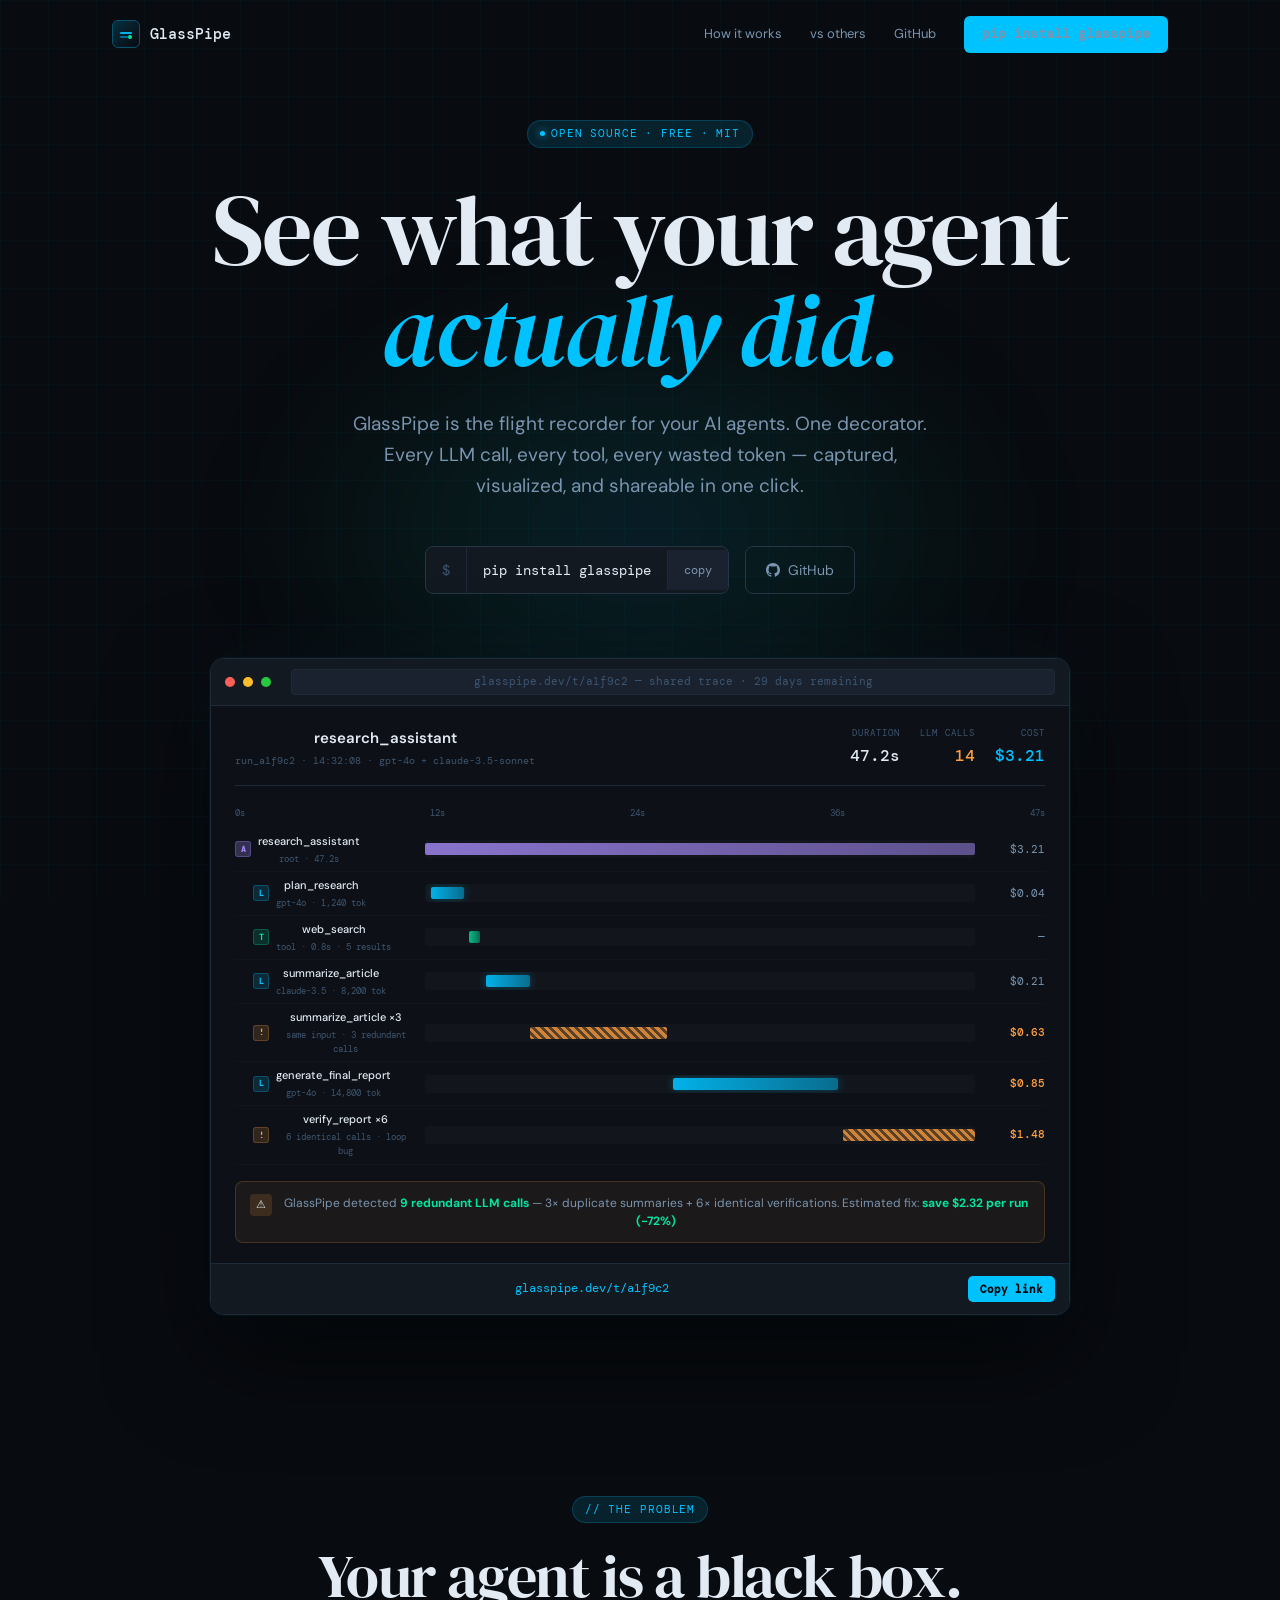
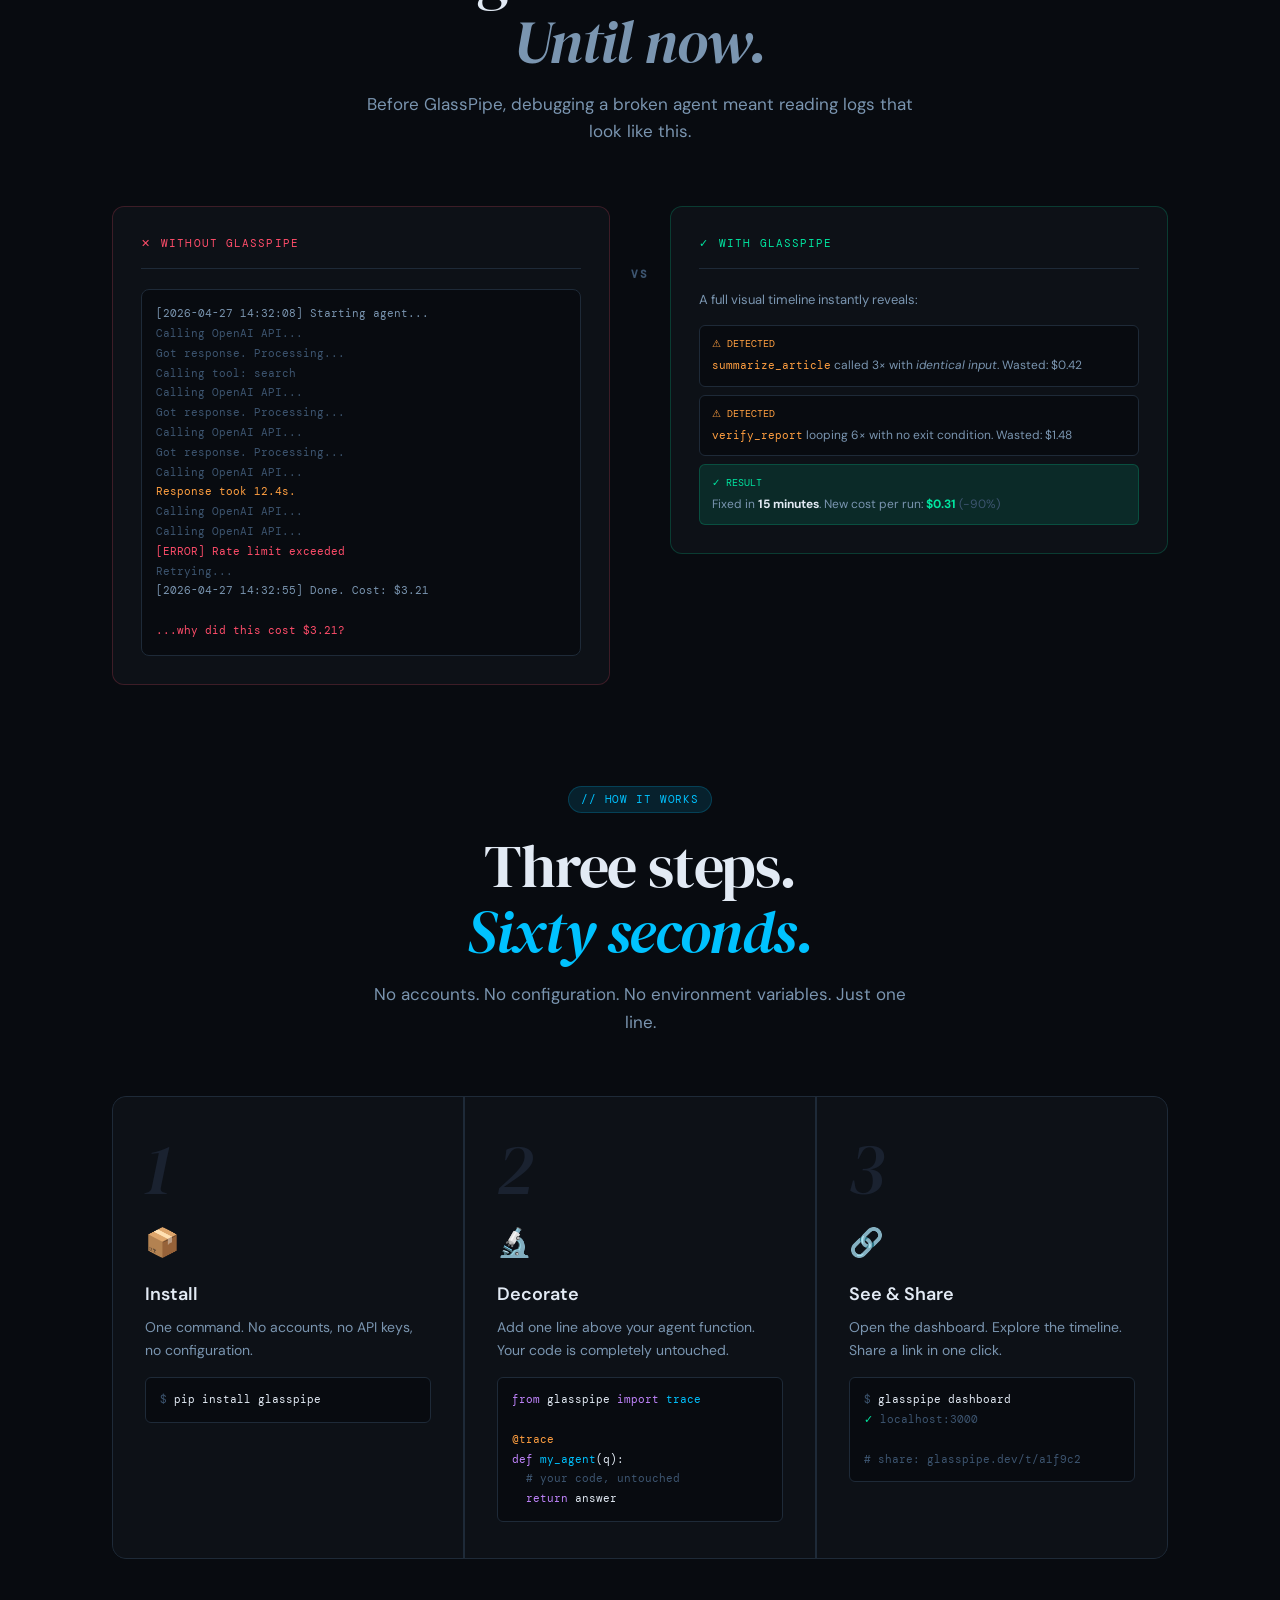
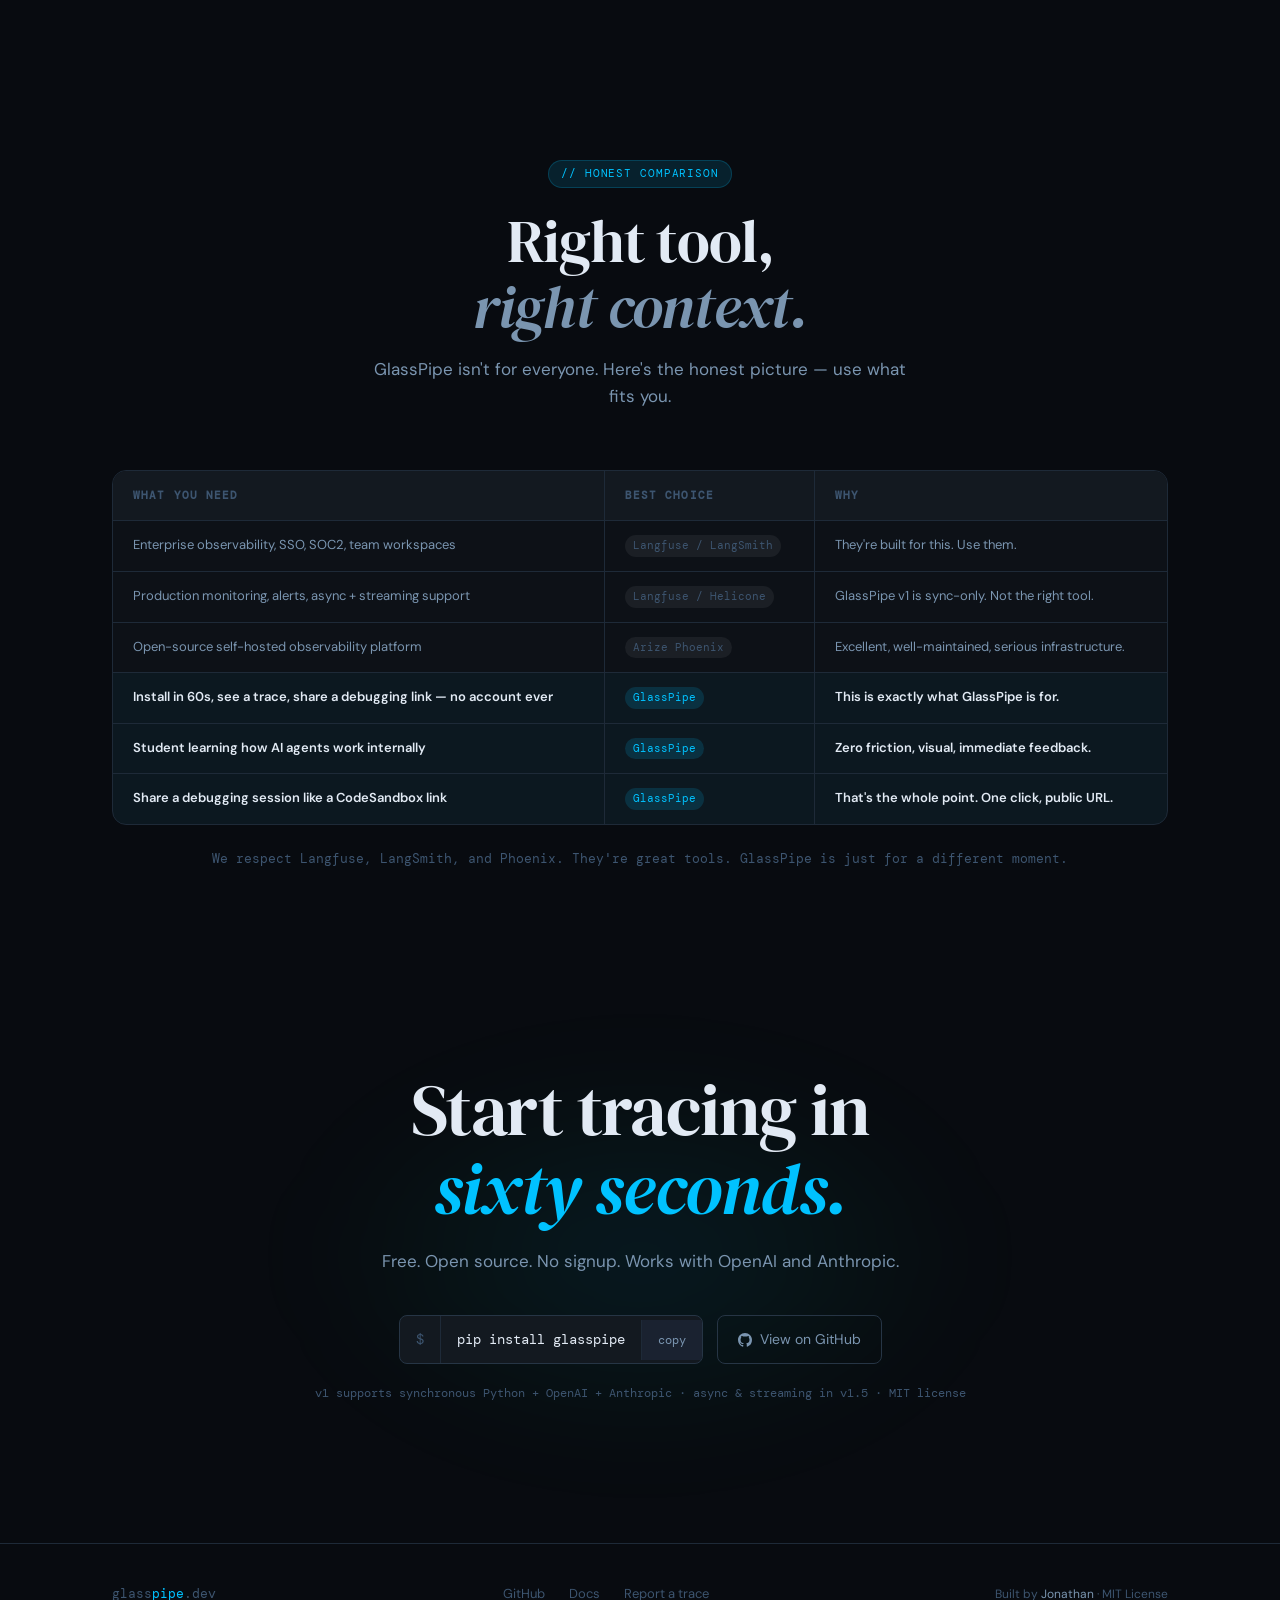
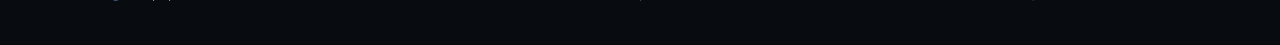
<file: packages/web/landing-mockup.html>
<!DOCTYPE html>
<html lang="en">
<head>
<meta charset="UTF-8" />
<meta name="viewport" content="width=device-width, initial-scale=1.0" />
<title>GlassPipe — The flight recorder for your AI agents</title>
<link rel="preconnect" href="https://fonts.googleapis.com">
<link rel="preconnect" href="https://fonts.gstatic.com" crossorigin>
<link href="https://fonts.googleapis.com/css2?family=DM+Serif+Display:ital@0;1&family=DM+Mono:wght@400;500&family=DM+Sans:wght@300;400;500;600&display=swap" rel="stylesheet">
<style>
:root {
  --bg: #080b10;
  --bg-2: #0d1117;
  --bg-3: #131920;
  --bg-4: #1a2230;
  --border: #1e2a38;
  --border-2: #263545;
  --text: #e2eaf4;
  --text-2: #7a95b0;
  --text-3: #3d5570;
  --accent: #00c2ff;
  --accent-dim: rgba(0, 194, 255, 0.12);
  --accent-glow: rgba(0, 194, 255, 0.25);
  --green: #00e5a0;
  --green-dim: rgba(0, 229, 160, 0.12);
  --orange: #ff9f40;
  --orange-dim: rgba(255, 159, 64, 0.15);
  --red: #ff4d6a;
  --purple: #a78bfa;
  --glass: rgba(13, 17, 23, 0.7);
}

*, *::before, *::after { box-sizing: border-box; margin: 0; padding: 0; }

html { scroll-behavior: smooth; }

body {
  background: var(--bg);
  color: var(--text);
  font-family: 'DM Sans', sans-serif;
  font-weight: 400;
  line-height: 1.6;
  -webkit-font-smoothing: antialiased;
  overflow-x: hidden;
}

/* ---- GLOBAL GRID TEXTURE ---- */
body::before {
  content: '';
  position: fixed;
  inset: 0;
  background-image:
    linear-gradient(rgba(0,194,255,0.03) 1px, transparent 1px),
    linear-gradient(90deg, rgba(0,194,255,0.03) 1px, transparent 1px);
  background-size: 48px 48px;
  pointer-events: none;
  z-index: 0;
}

/* ---- UTILITY ---- */
.mono { font-family: 'DM Mono', monospace; }
.serif { font-family: 'DM Serif Display', serif; }
.container { max-width: 1120px; margin: 0 auto; padding: 0 32px; position: relative; z-index: 1; }
.tag {
  display: inline-flex; align-items: center; gap: 6px;
  padding: 4px 12px;
  background: var(--accent-dim);
  border: 1px solid rgba(0,194,255,0.2);
  border-radius: 100px;
  font-family: 'DM Mono', monospace;
  font-size: 11px;
  color: var(--accent);
  letter-spacing: 0.08em;
  text-transform: uppercase;
}
.tag .dot { width: 5px; height: 5px; border-radius: 50%; background: var(--accent); box-shadow: 0 0 8px var(--accent); animation: blink 2s ease-in-out infinite; }
@keyframes blink { 0%,100%{opacity:1} 50%{opacity:0.4} }


/* ================================================================
   NAV
================================================================ */
nav {
  position: fixed; top: 0; left: 0; right: 0;
  z-index: 100;
  padding: 16px 0;
  border-bottom: 1px solid transparent;
  transition: all 0.3s ease;
  background: rgba(8,11,16,0.0);
}
nav.scrolled {
  background: rgba(8,11,16,0.92);
  backdrop-filter: blur(20px);
  border-bottom-color: var(--border);
}
.nav-inner {
  max-width: 1120px; margin: 0 auto; padding: 0 32px;
  display: flex; align-items: center; justify-content: space-between;
}
.nav-logo {
  display: flex; align-items: center; gap: 10px;
  font-family: 'DM Mono', monospace;
  font-weight: 500;
  font-size: 15px;
  color: var(--text);
  text-decoration: none;
}
.nav-logo-icon {
  width: 28px; height: 28px;
  border: 1px solid rgba(0,194,255,0.4);
  border-radius: 6px;
  display: grid; place-items: center;
  position: relative;
  overflow: hidden;
}
.nav-logo-icon::before {
  content: '';
  position: absolute; inset: 0;
  background: linear-gradient(135deg, rgba(0,194,255,0.2), transparent);
}
.nav-logo-icon svg { position: relative; z-index: 1; }
.nav-links { display: flex; align-items: center; gap: 28px; }
.nav-links a {
  font-size: 13px; color: var(--text-2); text-decoration: none;
  transition: color 0.2s;
}
.nav-links a:hover { color: var(--text); }
.nav-cta {
  padding: 8px 18px;
  background: var(--accent);
  color: #000;
  border-radius: 6px;
  font-size: 13px;
  font-weight: 600;
  text-decoration: none;
  transition: all 0.2s;
  font-family: 'DM Mono', monospace;
}
.nav-cta:hover { background: #33cfff; transform: translateY(-1px); }


/* ================================================================
   HERO
================================================================ */
.hero {
  min-height: 100vh;
  display: flex; flex-direction: column;
  align-items: center; justify-content: center;
  text-align: center;
  padding: 120px 32px 80px;
  position: relative;
  z-index: 1;
}

.hero-glow {
  position: absolute;
  top: 20%;
  left: 50%;
  transform: translateX(-50%);
  width: 800px; height: 500px;
  background: radial-gradient(ellipse at center,
    rgba(0,194,255,0.12) 0%,
    rgba(0,229,160,0.06) 40%,
    transparent 70%);
  filter: blur(60px);
  pointer-events: none;
}

.hero .tag { margin-bottom: 32px; }

.hero h1 {
  font-family: 'DM Serif Display', serif;
  font-size: clamp(52px, 8vw, 100px);
  font-weight: 400;
  line-height: 1.0;
  letter-spacing: -0.02em;
  margin-bottom: 28px;
  max-width: 900px;
}

.hero h1 .line-2 {
  display: block;
  font-style: italic;
  color: var(--accent);
}

.hero .sub {
  font-size: clamp(16px, 2vw, 19px);
  color: var(--text-2);
  max-width: 580px;
  line-height: 1.65;
  margin-bottom: 44px;
}

.hero-actions {
  display: flex; align-items: center; gap: 16px;
  flex-wrap: wrap; justify-content: center;
  margin-bottom: 64px;
}

.install-block {
  display: flex; align-items: center; gap: 0;
  background: var(--bg-3);
  border: 1px solid var(--border-2);
  border-radius: 8px;
  overflow: hidden;
}
.install-block .prompt {
  padding: 12px 16px;
  font-family: 'DM Mono', monospace;
  font-size: 14px;
  color: var(--text-3);
  border-right: 1px solid var(--border);
  user-select: none;
}
.install-block .cmd {
  padding: 12px 16px;
  font-family: 'DM Mono', monospace;
  font-size: 14px;
  color: var(--text);
}
.install-block .copy-btn {
  padding: 12px 16px;
  background: var(--bg-4);
  border: none; border-left: 1px solid var(--border);
  color: var(--text-2);
  font-family: 'DM Mono', monospace;
  font-size: 12px;
  cursor: pointer;
  transition: all 0.2s;
}
.install-block .copy-btn:hover { background: var(--accent-dim); color: var(--accent); }

.btn-ghost {
  padding: 12px 20px;
  background: transparent;
  border: 1px solid var(--border-2);
  border-radius: 8px;
  color: var(--text-2);
  font-size: 14px;
  cursor: pointer;
  text-decoration: none;
  transition: all 0.2s;
  display: flex; align-items: center; gap: 8px;
}
.btn-ghost:hover { border-color: var(--accent); color: var(--accent); }

/* ---- LIVE TRACE PREVIEW ---- */
.trace-preview {
  width: 100%;
  max-width: 860px;
  background: var(--bg-2);
  border: 1px solid var(--border);
  border-radius: 14px;
  overflow: hidden;
  box-shadow:
    0 0 0 1px rgba(0,194,255,0.05),
    0 40px 100px rgba(0,0,0,0.6),
    0 0 80px rgba(0,194,255,0.05);
  position: relative;
}

.trace-bar {
  background: var(--bg-3);
  padding: 10px 14px;
  border-bottom: 1px solid var(--border);
  display: flex; align-items: center; gap: 8px;
}
.tbar-dot { width: 10px; height: 10px; border-radius: 50%; }
.tbar-dot:nth-child(1) { background: #ff5f57; }
.tbar-dot:nth-child(2) { background: #ffbd2e; }
.tbar-dot:nth-child(3) { background: #28c941; }
.tbar-url {
  margin-left: 12px;
  background: var(--bg-4);
  border: 1px solid var(--border);
  border-radius: 4px;
  padding: 3px 12px;
  font-family: 'DM Mono', monospace;
  font-size: 11px;
  color: var(--text-3);
  flex: 1;
  text-align: center;
}

.trace-body { padding: 20px 24px; }

.trace-head {
  display: flex; justify-content: space-between; align-items: flex-start;
  margin-bottom: 20px;
  padding-bottom: 16px;
  border-bottom: 1px solid var(--border);
}
.trace-name { font-size: 15px; font-weight: 600; margin-bottom: 3px; }
.trace-id { font-family: 'DM Mono', monospace; font-size: 10px; color: var(--text-3); }
.trace-stats { display: flex; gap: 20px; }
.stat { text-align: right; }
.stat-label { font-family: 'DM Mono', monospace; font-size: 9px; text-transform: uppercase; letter-spacing: 0.12em; color: var(--text-3); margin-bottom: 3px; }
.stat-val { font-family: 'DM Mono', monospace; font-size: 16px; font-weight: 500; }
.stat-val.hot { color: var(--orange); }
.stat-val.accent { color: var(--accent); }

/* waterfall */
.waterfall { margin-bottom: 16px; }
.wf-axis { display: flex; justify-content: space-between; margin-bottom: 8px; }
.wf-tick { font-family: 'DM Mono', monospace; font-size: 9px; color: var(--text-3); }

.wf-row {
  display: grid;
  grid-template-columns: 180px 1fr 60px;
  gap: 10px;
  align-items: center;
  padding: 5px 0;
  border-bottom: 1px solid rgba(255,255,255,0.02);
  opacity: 0;
  transform: translateX(-8px);
  transition: opacity 0.4s ease, transform 0.4s ease;
}
.wf-row.visible { opacity: 1; transform: translateX(0); }

.wf-label {
  display: flex; align-items: center; gap: 7px;
  padding-left: var(--depth, 0px);
}
.wf-kind {
  width: 16px; height: 16px;
  border-radius: 3px;
  display: grid; place-items: center;
  font-family: 'DM Mono', monospace;
  font-size: 8px;
  font-weight: 700;
  flex-shrink: 0;
}
.wf-kind.agent { background: rgba(167,139,250,0.25); color: var(--purple); border: 1px solid rgba(167,139,250,0.3); }
.wf-kind.llm { background: rgba(0,194,255,0.15); color: var(--accent); border: 1px solid rgba(0,194,255,0.25); }
.wf-kind.tool { background: rgba(0,229,160,0.15); color: var(--green); border: 1px solid rgba(0,229,160,0.25); }
.wf-kind.warn { background: rgba(255,159,64,0.15); color: var(--orange); border: 1px solid rgba(255,159,64,0.25); }

.wf-name { font-size: 11px; font-weight: 500; }
.wf-detail { font-family: 'DM Mono', monospace; font-size: 9px; color: var(--text-3); margin-top: 1px; }

.wf-bar-bg {
  height: 18px;
  background: rgba(255,255,255,0.02);
  border-radius: 3px;
  position: relative;
  overflow: hidden;
}
.wf-bar {
  position: absolute; top: 3px; bottom: 3px;
  border-radius: 2px;
  width: 0;
  transition: width 0.6s cubic-bezier(0.4, 0, 0.2, 1);
}
.wf-bar.agent { background: linear-gradient(90deg, rgba(167,139,250,0.8), rgba(167,139,250,0.5)); }
.wf-bar.llm { background: linear-gradient(90deg, rgba(0,194,255,0.9), rgba(0,194,255,0.5)); box-shadow: 0 0 8px rgba(0,194,255,0.3); }
.wf-bar.tool { background: linear-gradient(90deg, rgba(0,229,160,0.8), rgba(0,229,160,0.4)); }
.wf-bar.warn {
  background: repeating-linear-gradient(
    45deg,
    rgba(255,159,64,0.8),
    rgba(255,159,64,0.8) 3px,
    rgba(255,159,64,0.3) 3px,
    rgba(255,159,64,0.3) 6px
  );
}

.wf-cost { font-family: 'DM Mono', monospace; font-size: 11px; color: var(--text-2); text-align: right; }
.wf-cost.hot { color: var(--orange); font-weight: 500; }

.insight-strip {
  margin-top: 14px;
  padding: 12px 14px;
  background: rgba(255,159,64,0.06);
  border: 1px solid rgba(255,159,64,0.2);
  border-radius: 8px;
  display: flex; gap: 10px; align-items: flex-start;
}
.insight-icon {
  width: 22px; height: 22px;
  background: rgba(255,159,64,0.15);
  border-radius: 4px;
  display: grid; place-items: center;
  flex-shrink: 0;
  font-size: 11px;
}
.insight-text { font-size: 12px; color: var(--text-2); line-height: 1.5; }
.insight-text strong { color: var(--green); }

/* share bar */
.share-bar {
  display: flex; align-items: center; gap: 10px;
  padding: 12px 14px;
  background: var(--bg-3);
  border-top: 1px solid var(--border);
}
.share-url {
  flex: 1;
  font-family: 'DM Mono', monospace;
  font-size: 12px;
  color: var(--accent);
  overflow: hidden;
  text-overflow: ellipsis;
  white-space: nowrap;
}
.share-copy {
  padding: 6px 12px;
  background: var(--accent);
  color: #000;
  border: none;
  border-radius: 5px;
  font-family: 'DM Mono', monospace;
  font-size: 11px;
  font-weight: 600;
  cursor: pointer;
}


/* ================================================================
   PROBLEM / COMPARE SECTION
================================================================ */
.section { padding: 100px 0; position: relative; z-index: 1; }
.section-tag { text-align: center; margin-bottom: 20px; }
.section-title {
  font-family: 'DM Serif Display', serif;
  font-size: clamp(36px, 5vw, 60px);
  font-weight: 400;
  text-align: center;
  line-height: 1.1;
  letter-spacing: -0.02em;
  margin-bottom: 16px;
}
.section-sub {
  text-align: center;
  color: var(--text-2);
  font-size: 17px;
  max-width: 560px;
  margin: 0 auto 60px;
}

.problem-split {
  display: grid;
  grid-template-columns: 1fr 60px 1fr;
  gap: 0;
  align-items: start;
}
.problem-card {
  background: var(--bg-2);
  border: 1px solid var(--border);
  border-radius: 12px;
  padding: 28px;
}
.problem-card.bad { border-color: rgba(255,77,106,0.2); }
.problem-card.good { border-color: rgba(0,229,160,0.2); }

.problem-card-head {
  display: flex; align-items: center; gap: 10px;
  margin-bottom: 20px;
  padding-bottom: 16px;
  border-bottom: 1px solid var(--border);
  font-family: 'DM Mono', monospace;
  font-size: 11px;
  text-transform: uppercase;
  letter-spacing: 0.1em;
}
.problem-card.bad .problem-card-head { color: var(--red); }
.problem-card.good .problem-card-head { color: var(--green); }

.problem-log {
  background: var(--bg);
  border: 1px solid var(--border);
  border-radius: 8px;
  padding: 14px;
  font-family: 'DM Mono', monospace;
  font-size: 11px;
  line-height: 1.8;
  color: var(--text-3);
}
.problem-log .hi { color: var(--text-2); }
.problem-log .err { color: var(--red); }
.problem-log .ok { color: var(--green); }
.problem-log .warn { color: var(--orange); }

.vs {
  display: flex; align-items: center; justify-content: center;
  font-family: 'DM Mono', monospace;
  font-size: 11px;
  color: var(--text-3);
  font-weight: 700;
  letter-spacing: 0.2em;
  padding-top: 60px;
}

/* ================================================================
   HOW IT WORKS
================================================================ */
.steps {
  display: grid;
  grid-template-columns: repeat(3, 1fr);
  gap: 2px;
  background: var(--border);
  border: 1px solid var(--border);
  border-radius: 14px;
  overflow: hidden;
}
.step {
  background: var(--bg-2);
  padding: 36px 32px;
  position: relative;
}
.step-num {
  font-family: 'DM Serif Display', serif;
  font-size: 72px;
  font-weight: 400;
  color: var(--bg-4);
  line-height: 1;
  margin-bottom: 16px;
  font-style: italic;
}
.step-icon { font-size: 28px; margin-bottom: 14px; }
.step-title { font-size: 18px; font-weight: 600; margin-bottom: 8px; }
.step-desc { font-size: 14px; color: var(--text-2); line-height: 1.6; }
.step-code {
  margin-top: 16px;
  background: var(--bg);
  border: 1px solid var(--border);
  border-radius: 6px;
  padding: 12px 14px;
  font-family: 'DM Mono', monospace;
  font-size: 11px;
  line-height: 1.8;
}
.step-code .kw { color: #c084fc; }
.step-code .fn { color: var(--accent); }
.step-code .dec { color: var(--orange); }
.step-code .com { color: var(--text-3); }


/* ================================================================
   HONEST COMPARISON
================================================================ */
.compare-wrap {
  background: var(--bg-2);
  border: 1px solid var(--border);
  border-radius: 14px;
  overflow: hidden;
}
.compare-table { width: 100%; border-collapse: collapse; }
.compare-table th {
  padding: 16px 20px;
  background: var(--bg-3);
  text-align: left;
  font-family: 'DM Mono', monospace;
  font-size: 11px;
  text-transform: uppercase;
  letter-spacing: 0.1em;
  color: var(--text-3);
  border-bottom: 1px solid var(--border);
  border-right: 1px solid var(--border);
}
.compare-table th:last-child { border-right: none; }
.compare-table td {
  padding: 14px 20px;
  font-size: 13px;
  color: var(--text-2);
  border-bottom: 1px solid var(--border);
  border-right: 1px solid var(--border);
  vertical-align: top;
}
.compare-table td:last-child { border-right: none; }
.compare-table tr:last-child td { border-bottom: none; }
.compare-table tr.highlight td { background: rgba(0,194,255,0.04); }
.compare-table .pill {
  display: inline-block;
  padding: 2px 8px;
  border-radius: 100px;
  font-size: 11px;
  font-family: 'DM Mono', monospace;
}
.pill.gp { background: rgba(0,194,255,0.15); color: var(--accent); }
.pill.other { background: rgba(255,255,255,0.06); color: var(--text-3); }
.compare-table strong { color: var(--text); font-weight: 600; }


/* ================================================================
   FINAL CTA
================================================================ */
.cta-section {
  padding: 100px 0;
  text-align: center;
  position: relative;
  z-index: 1;
}
.cta-section::before {
  content: '';
  position: absolute;
  top: 50%; left: 50%;
  transform: translate(-50%, -50%);
  width: 700px; height: 400px;
  background: radial-gradient(ellipse,
    rgba(0,194,255,0.08) 0%,
    rgba(0,229,160,0.04) 40%,
    transparent 70%);
  filter: blur(50px);
  pointer-events: none;
}
.cta-section h2 {
  font-family: 'DM Serif Display', serif;
  font-size: clamp(40px, 6vw, 72px);
  font-weight: 400;
  line-height: 1.1;
  margin-bottom: 20px;
  letter-spacing: -0.02em;
}
.cta-section h2 em { font-style: italic; color: var(--accent); }
.cta-section p { font-size: 17px; color: var(--text-2); margin-bottom: 40px; }
.cta-actions { display: flex; gap: 14px; justify-content: center; flex-wrap: wrap; }
.btn-primary {
  padding: 14px 28px;
  background: var(--accent);
  color: #000;
  border-radius: 8px;
  font-size: 14px;
  font-weight: 600;
  text-decoration: none;
  transition: all 0.2s;
  font-family: 'DM Mono', monospace;
}
.btn-primary:hover { background: #33cfff; transform: translateY(-2px); box-shadow: 0 8px 24px rgba(0,194,255,0.3); }

/* ================================================================
   FOOTER
================================================================ */
footer {
  border-top: 1px solid var(--border);
  padding: 40px 0;
  position: relative; z-index: 1;
}
.footer-inner {
  max-width: 1120px; margin: 0 auto; padding: 0 32px;
  display: flex; justify-content: space-between; align-items: center;
  flex-wrap: wrap; gap: 16px;
}
.footer-logo { font-family: 'DM Mono', monospace; font-size: 13px; color: var(--text-3); }
.footer-logo span { color: var(--accent); }
.footer-links { display: flex; gap: 24px; }
.footer-links a { font-size: 13px; color: var(--text-3); text-decoration: none; transition: color 0.2s; }
.footer-links a:hover { color: var(--text-2); }
.footer-by { font-size: 12px; color: var(--text-3); }
.footer-by a { color: var(--text-2); text-decoration: none; }

/* ================================================================
   ANIMATIONS
================================================================ */
@keyframes fadeUp {
  from { opacity: 0; transform: translateY(20px); }
  to { opacity: 1; transform: translateY(0); }
}
.fade-up { animation: fadeUp 0.7s ease forwards; }
.delay-1 { animation-delay: 0.1s; opacity: 0; }
.delay-2 { animation-delay: 0.2s; opacity: 0; }
.delay-3 { animation-delay: 0.3s; opacity: 0; }
.delay-4 { animation-delay: 0.5s; opacity: 0; }
.delay-5 { animation-delay: 0.7s; opacity: 0; }

@media (max-width: 768px) {
  .problem-split { grid-template-columns: 1fr; }
  .vs { padding: 8px 0; }
  .steps { grid-template-columns: 1fr; }
  .trace-stats { gap: 12px; }
  .compare-table th, .compare-table td { padding: 10px 12px; font-size: 12px; }
}
</style>
</head>
<body>

<!-- NAV -->
<nav id="nav">
  <div class="nav-inner">
    <a href="#" class="nav-logo">
      <div class="nav-logo-icon">
        <svg width="14" height="14" viewBox="0 0 14 14" fill="none">
          <rect x="1" y="5" width="12" height="2" rx="1" fill="#00c2ff" opacity="0.9"/>
          <rect x="1" y="9" width="8" height="2" rx="1" fill="#00c2ff" opacity="0.5"/>
          <circle cx="11" cy="10" r="2" fill="#00e5a0"/>
        </svg>
      </div>
      GlassPipe
    </a>
    <div class="nav-links">
      <a href="#how">How it works</a>
      <a href="#compare">vs others</a>
      <a href="https://github.com" target="_blank">GitHub</a>
      <a href="#" class="nav-cta">pip install glasspipe</a>
    </div>
  </div>
</nav>


<!-- ================================================================ HERO -->
<section class="hero">
  <div class="hero-glow"></div>
  <div class="container" style="display:flex;flex-direction:column;align-items:center;">

    <div class="tag fade-up delay-1"><span class="dot"></span>Open Source · Free · MIT</div>

    <h1 class="fade-up delay-2">
      See what your agent<br>
      <span class="line-2">actually did.</span>
    </h1>

    <p class="sub fade-up delay-3">
      GlassPipe is the flight recorder for your AI agents. One decorator. Every LLM call, every tool, every wasted token — captured, visualized, and shareable in one click.
    </p>

    <div class="hero-actions fade-up delay-4">
      <div class="install-block">
        <span class="prompt">$</span>
        <span class="cmd">pip install glasspipe</span>
        <button class="copy-btn" onclick="this.textContent='✓ copied'; navigator.clipboard?.writeText('pip install glasspipe')">copy</button>
      </div>
      <a href="https://github.com" class="btn-ghost" target="_blank">
        <svg width="14" height="14" viewBox="0 0 16 16" fill="currentColor"><path d="M8 0C3.58 0 0 3.58 0 8c0 3.54 2.29 6.53 5.47 7.59.4.07.55-.17.55-.38 0-.19-.01-.82-.01-1.49-2.01.37-2.53-.49-2.69-.94-.09-.23-.48-.94-.82-1.13-.28-.15-.68-.52-.01-.53.63-.01 1.08.58 1.23.82.72 1.21 1.87.87 2.33.66.07-.52.28-.87.51-1.07-1.78-.2-3.64-.89-3.64-3.95 0-.87.31-1.59.82-2.15-.08-.2-.36-1.02.08-2.12 0 0 .67-.21 2.2.82.64-.18 1.32-.27 2-.27.68 0 1.36.09 2 .27 1.53-1.04 2.2-.82 2.2-.82.44 1.1.16 1.92.08 2.12.51.56.82 1.27.82 2.15 0 3.07-1.87 3.75-3.65 3.95.29.25.54.73.54 1.48 0 1.07-.01 1.93-.01 2.2 0 .21.15.46.55.38A8.013 8.013 0 0016 8c0-4.42-3.58-8-8-8z"/></svg>
        GitHub
      </a>
    </div>

    <!-- LIVE TRACE PREVIEW -->
    <div class="trace-preview fade-up delay-5" id="tracePreview">
      <div class="trace-bar">
        <div class="tbar-dot"></div>
        <div class="tbar-dot"></div>
        <div class="tbar-dot"></div>
        <div class="tbar-url">glasspipe.dev/t/a1f9c2 — shared trace · 29 days remaining</div>
      </div>
      <div class="trace-body">
        <div class="trace-head">
          <div>
            <div class="trace-name">research_assistant</div>
            <div class="trace-id">run_a1f9c2 · 14:32:08 · gpt-4o + claude-3.5-sonnet</div>
          </div>
          <div class="trace-stats">
            <div class="stat">
              <div class="stat-label">Duration</div>
              <div class="stat-val">47.2s</div>
            </div>
            <div class="stat">
              <div class="stat-label">LLM calls</div>
              <div class="stat-val hot">14</div>
            </div>
            <div class="stat">
              <div class="stat-label">Cost</div>
              <div class="stat-val accent">$3.21</div>
            </div>
          </div>
        </div>

        <div class="waterfall" id="waterfall">
          <div class="wf-axis">
            <span class="wf-tick">0s</span>
            <span class="wf-tick">12s</span>
            <span class="wf-tick">24s</span>
            <span class="wf-tick">36s</span>
            <span class="wf-tick">47s</span>
          </div>

          <div class="wf-row" data-delay="0">
            <div class="wf-label">
              <div class="wf-kind agent">A</div>
              <div><div class="wf-name">research_assistant</div><div class="wf-detail">root · 47.2s</div></div>
            </div>
            <div class="wf-bar-bg"><div class="wf-bar agent" data-left="0" data-width="100"></div></div>
            <div class="wf-cost accent">$3.21</div>
          </div>

          <div class="wf-row" data-delay="80">
            <div class="wf-label" style="--depth:18px">
              <div class="wf-kind llm">L</div>
              <div><div class="wf-name">plan_research</div><div class="wf-detail">gpt-4o · 1,240 tok</div></div>
            </div>
            <div class="wf-bar-bg"><div class="wf-bar llm" data-left="1" data-width="6"></div></div>
            <div class="wf-cost">$0.04</div>
          </div>

          <div class="wf-row" data-delay="160">
            <div class="wf-label" style="--depth:18px">
              <div class="wf-kind tool">T</div>
              <div><div class="wf-name">web_search</div><div class="wf-detail">tool · 0.8s · 5 results</div></div>
            </div>
            <div class="wf-bar-bg"><div class="wf-bar tool" data-left="8" data-width="2"></div></div>
            <div class="wf-cost">—</div>
          </div>

          <div class="wf-row" data-delay="240">
            <div class="wf-label" style="--depth:18px">
              <div class="wf-kind llm">L</div>
              <div><div class="wf-name">summarize_article</div><div class="wf-detail">claude-3.5 · 8,200 tok</div></div>
            </div>
            <div class="wf-bar-bg"><div class="wf-bar llm" data-left="11" data-width="8"></div></div>
            <div class="wf-cost">$0.21</div>
          </div>

          <div class="wf-row" data-delay="320">
            <div class="wf-label" style="--depth:18px">
              <div class="wf-kind warn">!</div>
              <div><div class="wf-name">summarize_article ×3</div><div class="wf-detail">same input · 3 redundant calls</div></div>
            </div>
            <div class="wf-bar-bg"><div class="wf-bar warn" data-left="19" data-width="25"></div></div>
            <div class="wf-cost hot">$0.63</div>
          </div>

          <div class="wf-row" data-delay="400">
            <div class="wf-label" style="--depth:18px">
              <div class="wf-kind llm">L</div>
              <div><div class="wf-name">generate_final_report</div><div class="wf-detail">gpt-4o · 14,800 tok</div></div>
            </div>
            <div class="wf-bar-bg"><div class="wf-bar llm" data-left="45" data-width="30"></div></div>
            <div class="wf-cost hot">$0.85</div>
          </div>

          <div class="wf-row" data-delay="480">
            <div class="wf-label" style="--depth:18px">
              <div class="wf-kind warn">!</div>
              <div><div class="wf-name">verify_report ×6</div><div class="wf-detail">6 identical calls · loop bug</div></div>
            </div>
            <div class="wf-bar-bg"><div class="wf-bar warn" data-left="76" data-width="24"></div></div>
            <div class="wf-cost hot">$1.48</div>
          </div>
        </div>

        <div class="insight-strip">
          <div class="insight-icon">⚠</div>
          <div class="insight-text">
            GlassPipe detected <strong>9 redundant LLM calls</strong> — 3× duplicate summaries + 6× identical verifications. Estimated fix: <strong>save $2.32 per run (−72%)</strong>
          </div>
        </div>
      </div>

      <div class="share-bar">
        <span class="share-url">glasspipe.dev/t/a1f9c2</span>
        <button class="share-copy" onclick="this.textContent='✓'; navigator.clipboard?.writeText('https://glasspipe.dev/t/a1f9c2')">Copy link</button>
      </div>
    </div>

  </div>
</section>


<!-- ================================================================ PROBLEM -->
<section class="section" id="problem">
  <div class="container">
    <div class="section-tag"><div class="tag">// The problem</div></div>
    <h2 class="section-title">Your agent is a black box.<br><em style="font-style:italic;color:var(--text-2)">Until now.</em></h2>
    <p class="section-sub">Before GlassPipe, debugging a broken agent meant reading logs that look like this.</p>

    <div class="problem-split">
      <div class="problem-card bad">
        <div class="problem-card-head">
          <span>✕</span> Without GlassPipe
        </div>
        <div class="problem-log">
          <div class="hi">[2026-04-27 14:32:08] Starting agent...</div>
          <div>Calling OpenAI API...</div>
          <div>Got response. Processing...</div>
          <div>Calling tool: search</div>
          <div>Calling OpenAI API...</div>
          <div>Got response. Processing...</div>
          <div>Calling OpenAI API...</div>
          <div>Got response. Processing...</div>
          <div>Calling OpenAI API...</div>
          <div class="warn">Response took 12.4s.</div>
          <div>Calling OpenAI API...</div>
          <div>Calling OpenAI API...</div>
          <div class="err">[ERROR] Rate limit exceeded</div>
          <div>Retrying...</div>
          <div class="hi">[2026-04-27 14:32:55] Done. Cost: $3.21</div>
          <br>
          <div class="err">...why did this cost $3.21?</div>
        </div>
      </div>

      <div class="vs">VS</div>

      <div class="problem-card good">
        <div class="problem-card-head">
          <span>✓</span> With GlassPipe
        </div>
        <div style="font-size:13px;color:var(--text-2);line-height:1.7;margin-bottom:14px;">
          A full visual timeline instantly reveals:
        </div>
        <div style="display:flex;flex-direction:column;gap:8px;">
          <div style="padding:10px 12px;background:var(--bg);border:1px solid var(--border);border-radius:6px;font-size:12px;color:var(--text-2);">
            <span style="color:var(--orange);font-family:'DM Mono',monospace;font-size:10px;display:block;margin-bottom:4px;">⚠ DETECTED</span>
            <code class="mono" style="font-size:11px;color:var(--orange)">summarize_article</code> called 3× with <em>identical input</em>. Wasted: $0.42
          </div>
          <div style="padding:10px 12px;background:var(--bg);border:1px solid var(--border);border-radius:6px;font-size:12px;color:var(--text-2);">
            <span style="color:var(--orange);font-family:'DM Mono',monospace;font-size:10px;display:block;margin-bottom:4px;">⚠ DETECTED</span>
            <code class="mono" style="font-size:11px;color:var(--orange)">verify_report</code> looping 6× with no exit condition. Wasted: $1.48
          </div>
          <div style="padding:10px 12px;background:var(--green-dim);border:1px solid rgba(0,229,160,0.2);border-radius:6px;font-size:12px;color:var(--text-2);">
            <span style="color:var(--green);font-family:'DM Mono',monospace;font-size:10px;display:block;margin-bottom:4px;">✓ RESULT</span>
            Fixed in <strong style="color:var(--text);">15 minutes</strong>. New cost per run: <strong style="color:var(--green);">$0.31</strong> <span style="color:var(--text-3)">(−90%)</span>
          </div>
        </div>
      </div>
    </div>
  </div>
</section>


<!-- ================================================================ HOW IT WORKS -->
<section class="section" id="how" style="padding-top:0;">
  <div class="container">
    <div class="section-tag"><div class="tag">// How it works</div></div>
    <h2 class="section-title">Three steps.<br><em style="font-style:italic;color:var(--accent)">Sixty seconds.</em></h2>
    <p class="section-sub">No accounts. No configuration. No environment variables. Just one line.</p>

    <div class="steps">
      <div class="step">
        <div class="step-num">1</div>
        <div class="step-icon">📦</div>
        <div class="step-title">Install</div>
        <div class="step-desc">One command. No accounts, no API keys, no configuration.</div>
        <div class="step-code">
          <span style="color:var(--text-3)">$ </span>pip install glasspipe
        </div>
      </div>
      <div class="step">
        <div class="step-num">2</div>
        <div class="step-icon">🔬</div>
        <div class="step-title">Decorate</div>
        <div class="step-desc">Add one line above your agent function. Your code is completely untouched.</div>
        <div class="step-code">
          <span class="kw">from</span> glasspipe <span class="kw">import</span> <span class="fn">trace</span><br><br>
          <span class="dec">@trace</span><br>
          <span class="kw">def</span> <span class="fn">my_agent</span>(q):<br>
          &nbsp;&nbsp;<span class="com"># your code, untouched</span><br>
          &nbsp;&nbsp;<span class="kw">return</span> answer
        </div>
      </div>
      <div class="step">
        <div class="step-num">3</div>
        <div class="step-icon">🔗</div>
        <div class="step-title">See & Share</div>
        <div class="step-desc">Open the dashboard. Explore the timeline. Share a link in one click.</div>
        <div class="step-code">
          <span style="color:var(--text-3)">$ </span>glasspipe dashboard<br>
          <span style="color:var(--green)">✓ </span><span style="color:var(--text-3)">localhost:3000</span><br><br>
          <span style="color:var(--text-3)"># share: glasspipe.dev/t/a1f9c2</span>
        </div>
      </div>
    </div>
  </div>
</section>


<!-- ================================================================ COMPARE -->
<section class="section" id="compare">
  <div class="container">
    <div class="section-tag"><div class="tag">// Honest comparison</div></div>
    <h2 class="section-title">Right tool,<br><em style="font-style:italic;color:var(--text-2)">right context.</em></h2>
    <p class="section-sub">GlassPipe isn't for everyone. Here's the honest picture — use what fits you.</p>

    <div class="compare-wrap">
      <table class="compare-table">
        <thead>
          <tr>
            <th>What you need</th>
            <th>Best choice</th>
            <th>Why</th>
          </tr>
        </thead>
        <tbody>
          <tr>
            <td>Enterprise observability, SSO, SOC2, team workspaces</td>
            <td><span class="pill other">Langfuse / LangSmith</span></td>
            <td>They're built for this. Use them.</td>
          </tr>
          <tr>
            <td>Production monitoring, alerts, async + streaming support</td>
            <td><span class="pill other">Langfuse / Helicone</span></td>
            <td>GlassPipe v1 is sync-only. Not the right tool.</td>
          </tr>
          <tr>
            <td>Open-source self-hosted observability platform</td>
            <td><span class="pill other">Arize Phoenix</span></td>
            <td>Excellent, well-maintained, serious infrastructure.</td>
          </tr>
          <tr class="highlight">
            <td><strong>Install in 60s, see a trace, share a debugging link — no account ever</strong></td>
            <td><span class="pill gp">GlassPipe</span></td>
            <td><strong>This is exactly what GlassPipe is for.</strong></td>
          </tr>
          <tr class="highlight">
            <td><strong>Student learning how AI agents work internally</strong></td>
            <td><span class="pill gp">GlassPipe</span></td>
            <td><strong>Zero friction, visual, immediate feedback.</strong></td>
          </tr>
          <tr class="highlight">
            <td><strong>Share a debugging session like a CodeSandbox link</strong></td>
            <td><span class="pill gp">GlassPipe</span></td>
            <td><strong>That's the whole point. One click, public URL.</strong></td>
          </tr>
        </tbody>
      </table>
    </div>

    <p style="text-align:center;margin-top:24px;font-size:13px;color:var(--text-3);font-family:'DM Mono',monospace;">
      We respect Langfuse, LangSmith, and Phoenix. They're great tools. GlassPipe is just for a different moment.
    </p>
  </div>
</section>


<!-- ================================================================ CTA -->
<section class="cta-section">
  <div class="container">
    <h2>Start tracing in<br><em>sixty seconds.</em></h2>
    <p>Free. Open source. No signup. Works with OpenAI and Anthropic.</p>
    <div class="cta-actions">
      <div class="install-block" style="background:var(--bg-3);">
        <span class="prompt">$</span>
        <span class="cmd">pip install glasspipe</span>
        <button class="copy-btn" onclick="this.textContent='✓'; navigator.clipboard?.writeText('pip install glasspipe')">copy</button>
      </div>
      <a href="https://github.com" class="btn-ghost" target="_blank">
        <svg width="14" height="14" viewBox="0 0 16 16" fill="currentColor"><path d="M8 0C3.58 0 0 3.58 0 8c0 3.54 2.29 6.53 5.47 7.59.4.07.55-.17.55-.38 0-.19-.01-.82-.01-1.49-2.01.37-2.53-.49-2.69-.94-.09-.23-.48-.94-.82-1.13-.28-.15-.68-.52-.01-.53.63-.01 1.08.58 1.23.82.72 1.21 1.87.87 2.33.66.07-.52.28-.87.51-1.07-1.78-.2-3.64-.89-3.64-3.95 0-.87.31-1.59.82-2.15-.08-.2-.36-1.02.08-2.12 0 0 .67-.21 2.2.82.64-.18 1.32-.27 2-.27.68 0 1.36.09 2 .27 1.53-1.04 2.2-.82 2.2-.82.44 1.1.16 1.92.08 2.12.51.56.82 1.27.82 2.15 0 3.07-1.87 3.75-3.65 3.95.29.25.54.73.54 1.48 0 1.07-.01 1.93-.01 2.2 0 .21.15.46.55.38A8.013 8.013 0 0016 8c0-4.42-3.58-8-8-8z"/></svg>
        View on GitHub
      </a>
    </div>
    <p style="margin-top:20px;font-size:12px;color:var(--text-3);font-family:'DM Mono',monospace;">
      v1 supports synchronous Python + OpenAI + Anthropic · async &amp; streaming in v1.5 · MIT license
    </p>
  </div>
</section>


<!-- FOOTER -->
<footer>
  <div class="footer-inner">
    <div class="footer-logo">glass<span>pipe</span>.dev</div>
    <div class="footer-links">
      <a href="https://github.com">GitHub</a>
      <a href="#">Docs</a>
      <a href="#">Report a trace</a>
    </div>
    <div class="footer-by">Built by <a href="https://linkedin.com">Jonathan</a> · MIT License</div>
  </div>
</footer>


<script>
// Nav scroll effect
const nav = document.getElementById('nav');
window.addEventListener('scroll', () => {
  nav.classList.toggle('scrolled', window.scrollY > 40);
});

// Animate waterfall rows + bars on load
function animateWaterfall() {
  const rows = document.querySelectorAll('.wf-row');
  rows.forEach((row, i) => {
    const delay = parseInt(row.dataset.delay) || i * 80;
    setTimeout(() => {
      row.classList.add('visible');
      // animate bars
      const bar = row.querySelector('.wf-bar');
      if (bar) {
        const left = parseFloat(bar.dataset.left) || 0;
        const width = parseFloat(bar.dataset.width) || 10;
        bar.style.left = left + '%';
        setTimeout(() => {
          bar.style.width = width + '%';
        }, 50);
      }
    }, 600 + delay);
  });
}

// Trigger waterfall animation when in view
const preview = document.getElementById('tracePreview');
let animated = false;
const observer = new IntersectionObserver((entries) => {
  entries.forEach(e => {
    if (e.isIntersecting && !animated) {
      animated = true;
      animateWaterfall();
    }
  });
}, { threshold: 0.3 });
if (preview) observer.observe(preview);
</script>

</body>
</html>
</file>
